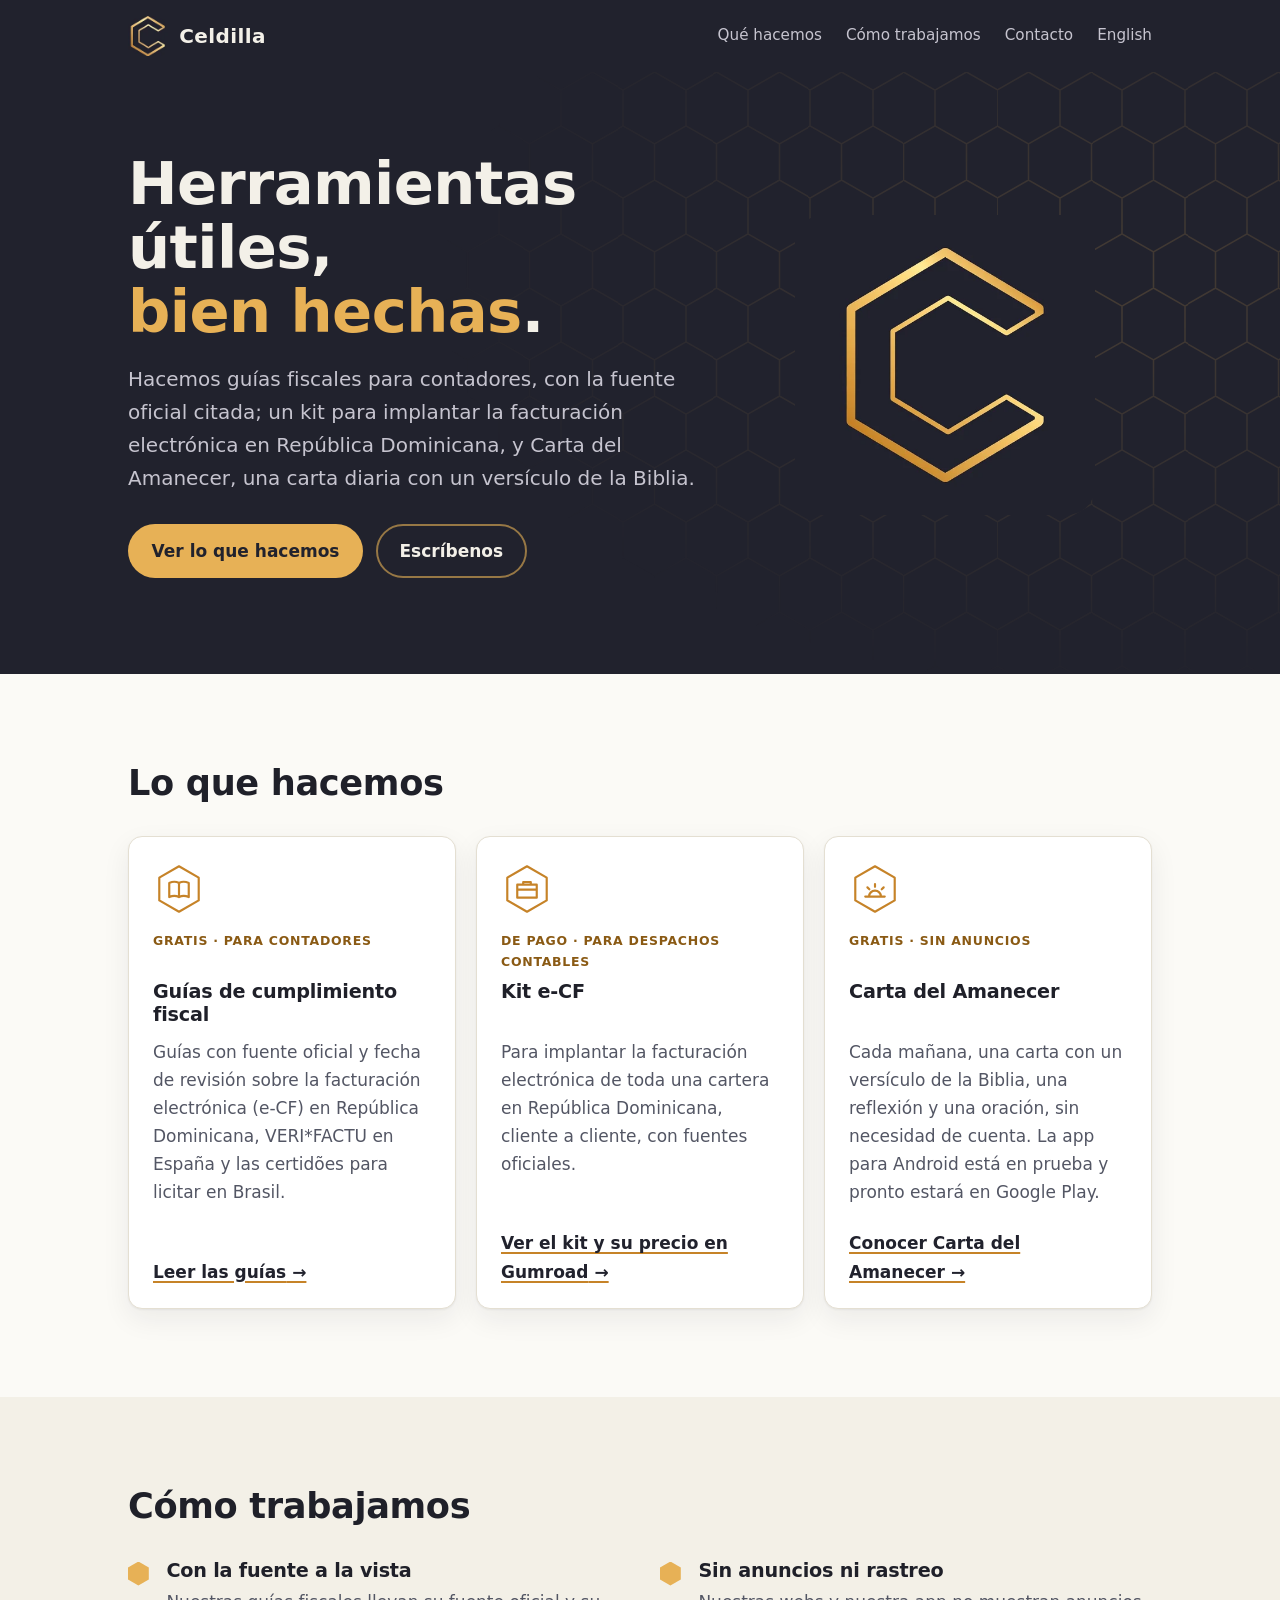
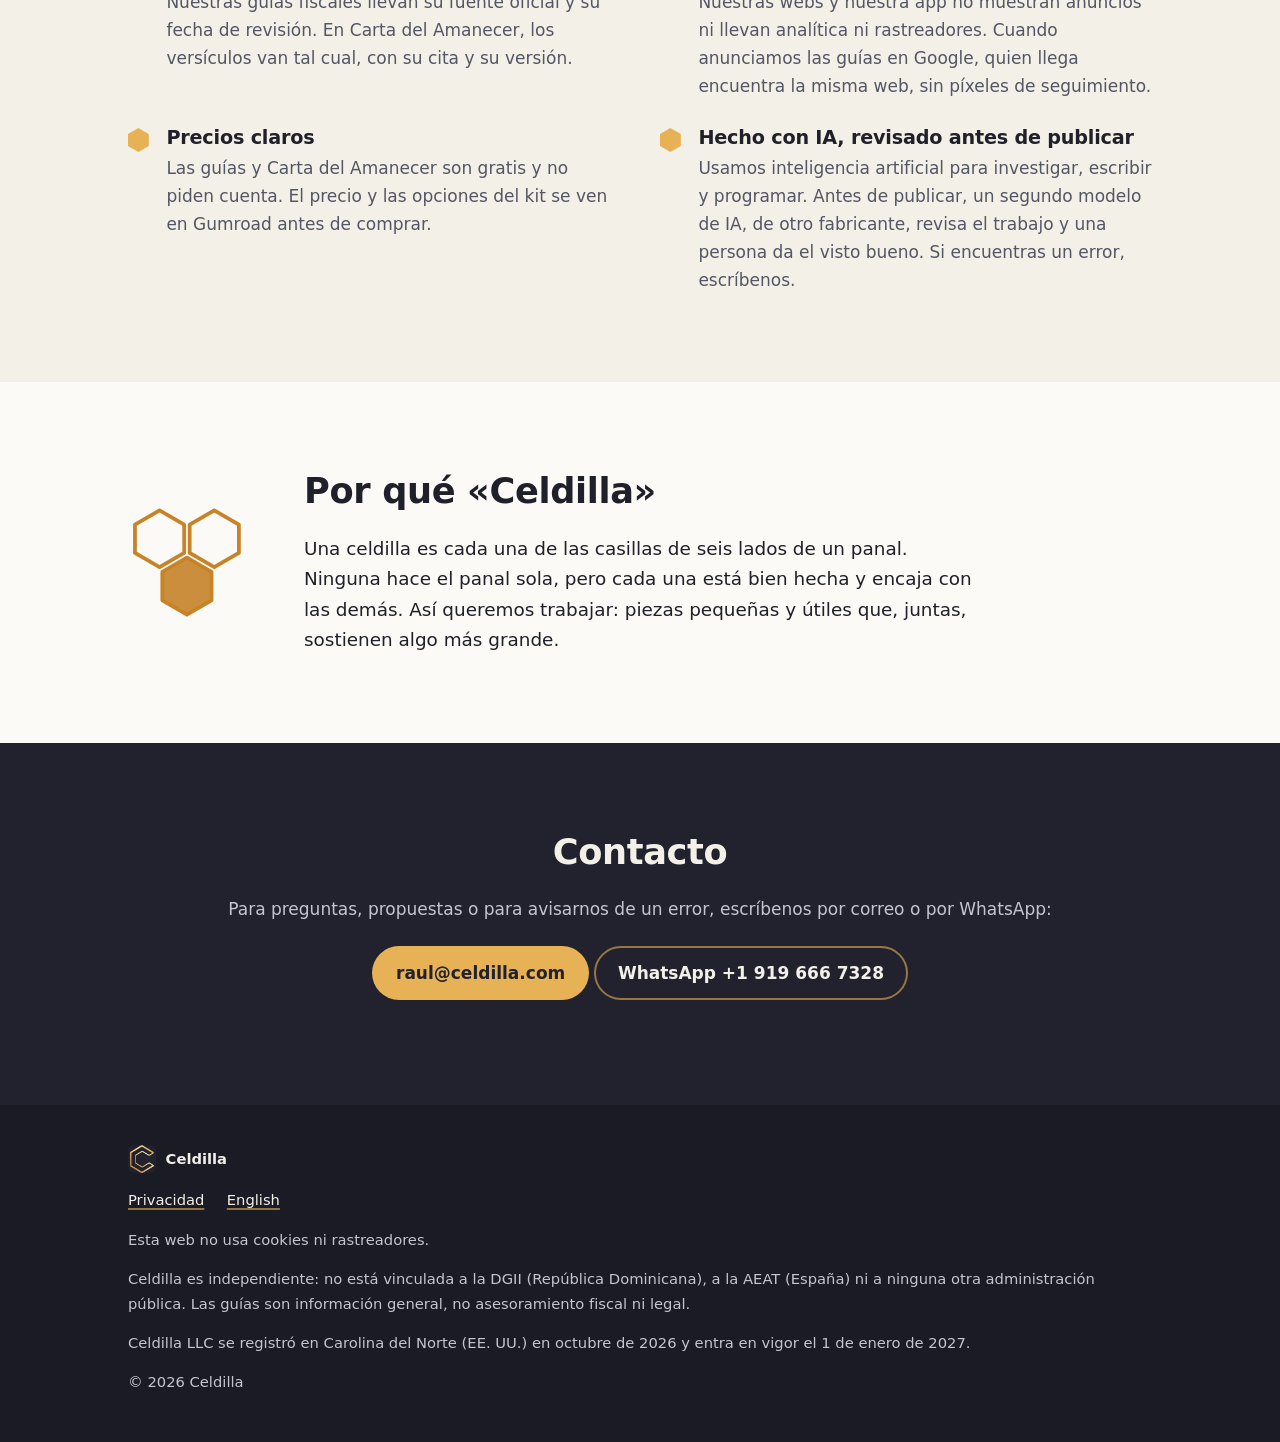
<file: index.html>
<!doctype html>
<html lang="es">
<head>
  <meta charset="utf-8">
  <meta name="viewport" content="width=device-width, initial-scale=1">
  <meta http-equiv="Content-Security-Policy" content="default-src 'self'; script-src 'none'; style-src 'self'; img-src 'self'; font-src 'self'; object-src 'none'; base-uri 'self'; form-action 'none'; upgrade-insecure-requests">
  <meta name="referrer" content="strict-origin-when-cross-origin">
  <meta name="color-scheme" content="light dark">
  <meta name="theme-color" content="#21222d">
  <title>Celdilla · Herramientas útiles, bien hechas</title>
  <meta name="description" content="Celdilla hace guías fiscales con fuente oficial para contadores, el kit e-CF para despachos de República Dominicana y Carta del Amanecer.">
  <link rel="canonical" href="https://celdilla.com/">
  <link rel="alternate" hreflang="es" href="https://celdilla.com/">
  <link rel="alternate" hreflang="en" href="https://celdilla.com/en/">
  <link rel="alternate" hreflang="x-default" href="https://celdilla.com/">
  <link rel="icon" href="/favicon.ico" sizes="any">
  <link rel="apple-touch-icon" href="/img/icono-180.png">
  <link rel="stylesheet" href="/estilos.css">
  <meta property="og:type" content="website">
  <meta property="og:site_name" content="Celdilla">
  <meta property="og:locale" content="es_LA">
  <meta property="og:locale:alternate" content="en_US">
  <meta property="og:url" content="https://celdilla.com/">
  <meta property="og:title" content="Celdilla · Herramientas útiles, bien hechas">
  <meta property="og:description" content="Guías fiscales con fuente oficial para contadores, el kit e-CF para despachos de República Dominicana y Carta del Amanecer.">
  <meta property="og:image" content="https://celdilla.com/img/compartir-es.png">
  <meta property="og:image:width" content="1200">
  <meta property="og:image:height" content="630">
  <meta property="og:image:alt" content="El logotipo de Celdilla, una C dorada de seis lados, con el lema «Herramientas útiles, bien hechas».">
  <meta name="twitter:card" content="summary_large_image">
  <script type="application/ld+json">
  {
    "@context": "https://schema.org",
    "@graph": [
      {
        "@type": "Organization",
        "@id": "https://celdilla.com/#organizacion",
        "name": "Celdilla",
        "url": "https://celdilla.com/",
        "logo": "https://celdilla.com/img/logo-512.png",
        "email": "raul@celdilla.com",
        "telephone": "+1-919-666-7328"
      },
      {
        "@type": "WebSite",
        "@id": "https://celdilla.com/#web",
        "url": "https://celdilla.com/",
        "name": "Celdilla",
        "inLanguage": ["es", "en"],
        "publisher": { "@id": "https://celdilla.com/#organizacion" }
      }
    ]
  }
  </script>
</head>
<body>
  <a class="saltar" href="#contenido">Saltar al contenido</a>

  <header class="cabecera">
    <div class="ancho cabecera__fila">
      <a class="marca" href="/"><img src="/img/logo-pequeno.webp" alt="" width="40" height="40"><span>Celdilla</span></a>
      <nav aria-label="Principal">
        <ul>
          <li class="solo-ancho"><a href="#productos">Qué hacemos</a></li>
          <li class="solo-ancho"><a href="#principios">Cómo trabajamos</a></li>
          <li class="solo-ancho"><a href="#contacto">Contacto</a></li>
          <li><a href="/en/" hreflang="en" lang="en">English</a></li>
        </ul>
      </nav>
    </div>
  </header>

  <main id="contenido">
    <section class="portada" aria-labelledby="titulo">
      <div class="ancho portada__fila">
        <div>
          <h1 id="titulo">Herramientas útiles, <em>bien hechas</em>.</h1>
          <p class="entrada">Hacemos guías fiscales para contadores, con la fuente oficial citada; un kit para implantar la facturación electrónica en República Dominicana, y Carta del Amanecer, una carta diaria con un versículo de la Biblia.</p>
          <p class="acciones">
            <a class="boton boton--oro" href="#productos">Ver lo que hacemos</a>
            <a class="boton boton--linea" href="#contacto">Escríbenos</a>
          </p>
        </div>
        <img class="portada__logo" src="/img/logo-512.webp" alt="" width="300" height="300">
      </div>
    </section>

    <section id="productos" class="seccion" aria-labelledby="productos-titulo">
      <div class="ancho">
        <h2 id="productos-titulo">Lo que hacemos</h2>
        <ul class="tarjetas">
          <li class="tarjeta">
            <svg class="tarjeta__icono" viewBox="0 0 48 48" aria-hidden="true" focusable="false" fill="none" stroke="currentColor" stroke-width="2" stroke-linecap="round" stroke-linejoin="round"><path d="M24 3 42.2 13.5v21L24 45 5.8 34.5v-21Z"/><path d="M15 18.5c3.2-1.6 6.2-1.6 9 0v13c-2.8-1.6-5.8-1.6-9 0Zm18 0c-3.2-1.6-6.2-1.6-9 0v13c2.8-1.6 5.8-1.6 9 0Z"/></svg>
            <p class="etiqueta">Gratis · Para contadores</p>
            <h3>Guías de cumplimiento fiscal</h3>
            <p>Guías con fuente oficial y fecha de revisión sobre la facturación electrónica (e-CF) en República Dominicana, VERI*FACTU en España y las <span lang="pt-BR">certidões</span> para licitar en Brasil.</p>
            <a class="tarjeta__enlace" href="https://guias.celdilla.com/">Leer las guías<span aria-hidden="true">&nbsp;→</span></a>
          </li>
          <li class="tarjeta">
            <svg class="tarjeta__icono" viewBox="0 0 48 48" aria-hidden="true" focusable="false" fill="none" stroke="currentColor" stroke-width="2" stroke-linecap="round" stroke-linejoin="round"><path d="M24 3 42.2 13.5v21L24 45 5.8 34.5v-21Z"/><path d="M15 20h18v12H15Zm0 4.5h18m-12.5-4.5v-2.5h7V20"/></svg>
            <p class="etiqueta">De pago · Para despachos contables</p>
            <h3>Kit e-CF</h3>
            <p>Para implantar la facturación electrónica de toda una cartera en República Dominicana, cliente a cliente, con fuentes oficiales.</p>
            <a class="tarjeta__enlace" href="https://ramirezral.gumroad.com/l/kit-ecf-rd">Ver el kit y su precio en Gumroad<span aria-hidden="true">&nbsp;→</span></a>
          </li>
          <li class="tarjeta">
            <svg class="tarjeta__icono" viewBox="0 0 48 48" aria-hidden="true" focusable="false" fill="none" stroke="currentColor" stroke-width="2" stroke-linecap="round" stroke-linejoin="round"><path d="M24 3 42.2 13.5v21L24 45 5.8 34.5v-21Z"/><path d="M15 31h18m-14.5 0a5.5 5.5 0 0 1 11 0M24 19.5V22m-7 .5 1.8 1.8m13.2-1.8-1.8 1.8"/></svg>
            <p class="etiqueta">Gratis · Sin anuncios</p>
            <h3>Carta del Amanecer</h3>
            <p>Cada mañana, una carta con un versículo de la Biblia, una reflexión y una oración, sin necesidad de cuenta. La app para Android está en prueba y pronto estará en Google Play.</p>
            <a class="tarjeta__enlace" href="https://carta.celdilla.com/">Conocer Carta del Amanecer<span aria-hidden="true">&nbsp;→</span></a>
          </li>
        </ul>
      </div>
    </section>

    <section id="principios" class="seccion seccion--suave" aria-labelledby="principios-titulo">
      <div class="ancho">
        <h2 id="principios-titulo">Cómo trabajamos</h2>
        <ul class="principios">
          <li>
            <h3>Con la fuente a la vista</h3>
            <p>Nuestras guías fiscales llevan su fuente oficial y su fecha de revisión. En Carta del Amanecer, los versículos van tal cual, con su cita y su versión.</p>
          </li>
          <li>
            <h3>Sin anuncios ni rastreo</h3>
            <p>Nuestras webs y nuestra app no muestran anuncios ni llevan analítica ni rastreadores. Cuando anunciamos las guías en Google, quien llega encuentra la misma web, sin píxeles de seguimiento.</p>
          </li>
          <li>
            <h3>Precios claros</h3>
            <p>Las guías y Carta del Amanecer son gratis y no piden cuenta. El precio y las opciones del kit se ven en Gumroad antes de comprar.</p>
          </li>
          <li>
            <h3>Hecho con IA, revisado antes de publicar</h3>
            <p>Usamos inteligencia artificial para investigar, escribir y programar. Antes de publicar, un segundo modelo de IA, de otro fabricante, revisa el trabajo y una persona da el visto bueno. Si encuentras un error, escríbenos.</p>
          </li>
        </ul>
      </div>
    </section>

    <section id="nombre" class="seccion" aria-labelledby="nombre-titulo">
      <div class="ancho nombre">
        <svg viewBox="10 3 76 74" aria-hidden="true" focusable="false" fill="none" stroke="currentColor" stroke-width="2.4" stroke-linejoin="round"><path d="M30 7 45.59 16v18L30 43 14.41 34V16Z"/><path d="M64.64 7 80.23 16v18L64.64 43 49.05 34V16Z"/><path d="M47.32 37 62.91 46v18L47.32 73 31.73 64V46Z" fill="currentColor" fill-opacity=".9"/></svg>
        <div>
          <h2 id="nombre-titulo">Por qué «Celdilla»</h2>
          <p>Una celdilla es cada una de las casillas de seis lados de un panal. Ninguna hace el panal sola, pero cada una está bien hecha y encaja con las demás. Así queremos trabajar: piezas pequeñas y útiles que, juntas, sostienen algo más grande.</p>
        </div>
      </div>
    </section>

    <section id="contacto" class="seccion seccion--noche" aria-labelledby="contacto-titulo">
      <div class="ancho contacto">
        <h2 id="contacto-titulo">Contacto</h2>
        <p>Para preguntas, propuestas o para avisarnos de un error, escríbenos por correo o por WhatsApp:</p>
        <p><a class="boton boton--oro" href="mailto:raul@celdilla.com">raul@celdilla.com</a> <a class="boton boton--linea" href="https://wa.me/19196667328" rel="noopener">WhatsApp +1 919 666 7328</a></p>
      </div>
    </section>
  </main>

  <footer class="pie">
    <div class="ancho">
      <p class="pie__marca"><img src="/img/logo-pequeno.webp" alt="" width="28" height="28">Celdilla</p>
      <ul>
        <li><a href="/privacidad">Privacidad</a></li>
        <li><a href="/en/" hreflang="en" lang="en">English</a></li>
      </ul>
      <p>Esta web no usa cookies ni rastreadores.</p>
      <p>Celdilla es independiente: no está vinculada a la DGII (República Dominicana), a la AEAT (España) ni a ninguna otra administración pública. Las guías son información general, no asesoramiento fiscal ni legal.</p>
      <p>Celdilla LLC se registró en Carolina del Norte (EE. UU.) en octubre de 2026 y entra en vigor el 1 de enero de 2027.</p>
      <p>© 2026 Celdilla</p>
    </div>
  </footer>
</body>
</html>
</file>
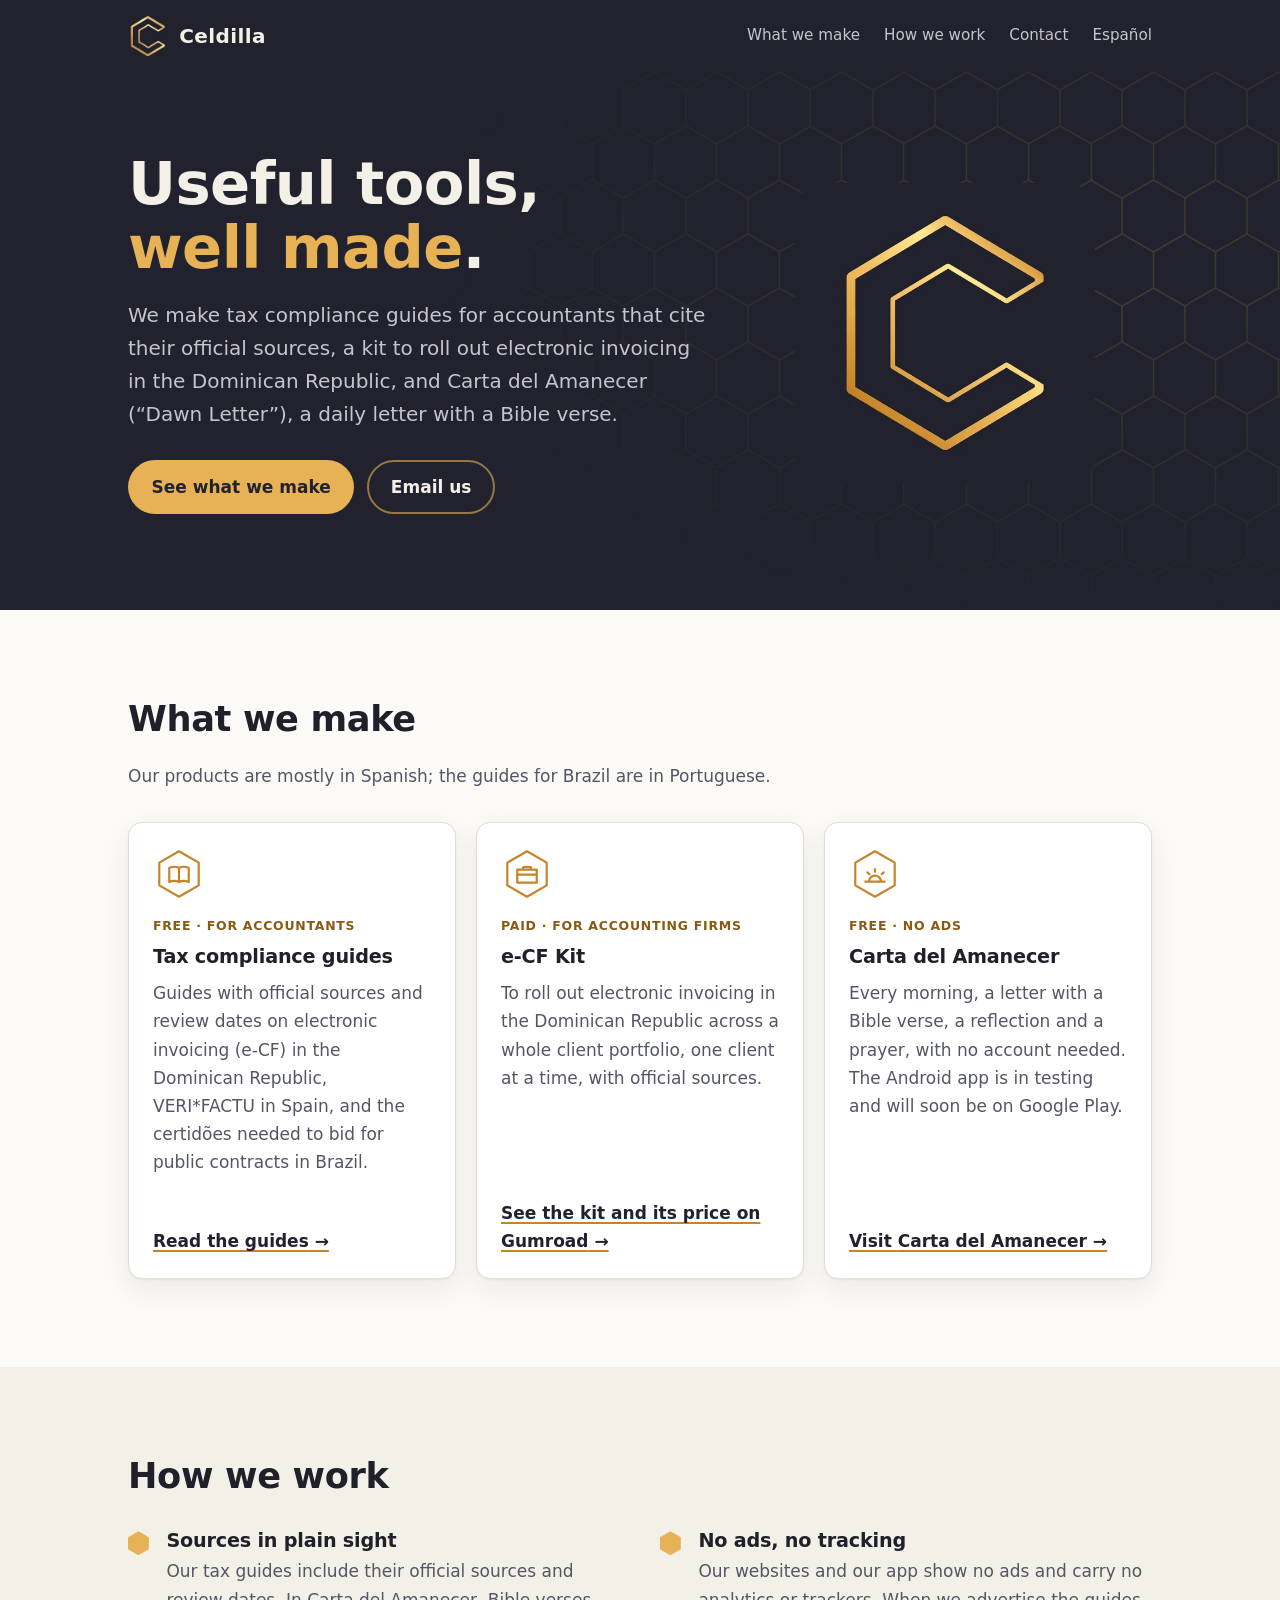
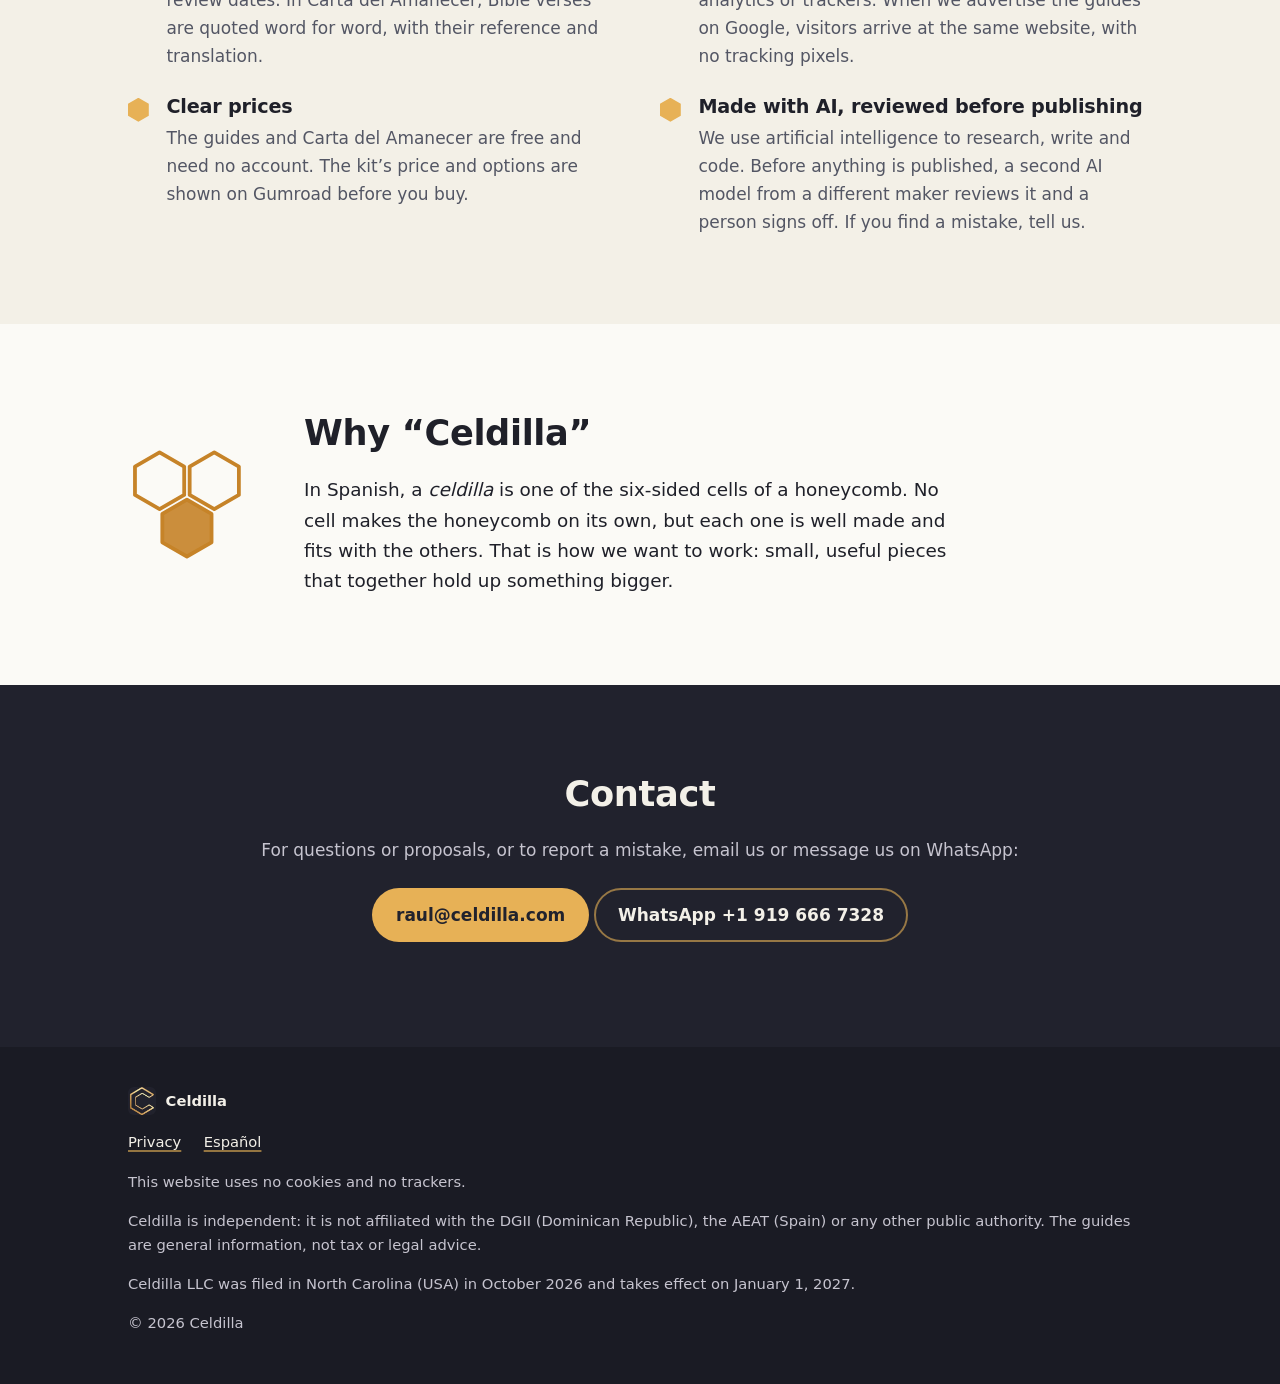
<file: en/index.html>
<!doctype html>
<html lang="en">
<head>
  <meta charset="utf-8">
  <meta name="viewport" content="width=device-width, initial-scale=1">
  <meta http-equiv="Content-Security-Policy" content="default-src 'self'; script-src 'none'; style-src 'self'; img-src 'self'; font-src 'self'; object-src 'none'; base-uri 'self'; form-action 'none'; upgrade-insecure-requests">
  <meta name="referrer" content="strict-origin-when-cross-origin">
  <meta name="color-scheme" content="light dark">
  <meta name="theme-color" content="#21222d">
  <title>Celdilla · Useful tools, well made</title>
  <meta name="description" content="Celdilla makes tax guides with official sources for accountants, the e-CF kit for Dominican accounting firms, and Carta del Amanecer.">
  <link rel="canonical" href="https://celdilla.com/en/">
  <link rel="alternate" hreflang="es" href="https://celdilla.com/">
  <link rel="alternate" hreflang="en" href="https://celdilla.com/en/">
  <link rel="alternate" hreflang="x-default" href="https://celdilla.com/">
  <link rel="icon" href="/favicon.ico" sizes="any">
  <link rel="apple-touch-icon" href="/img/icono-180.png">
  <link rel="stylesheet" href="/estilos.css">
  <meta property="og:type" content="website">
  <meta property="og:site_name" content="Celdilla">
  <meta property="og:locale" content="en_US">
  <meta property="og:locale:alternate" content="es_LA">
  <meta property="og:url" content="https://celdilla.com/en/">
  <meta property="og:title" content="Celdilla · Useful tools, well made">
  <meta property="og:description" content="Tax guides with official sources for accountants, the e-CF kit for Dominican accounting firms, and Carta del Amanecer.">
  <meta property="og:image" content="https://celdilla.com/img/compartir-en.png">
  <meta property="og:image:width" content="1200">
  <meta property="og:image:height" content="630">
  <meta property="og:image:alt" content="The Celdilla logo, a six-sided golden C, with the tagline “Useful tools, well made”.">
  <meta name="twitter:card" content="summary_large_image">
  <script type="application/ld+json">
  {
    "@context": "https://schema.org",
    "@graph": [
      {
        "@type": "Organization",
        "@id": "https://celdilla.com/#organizacion",
        "name": "Celdilla",
        "url": "https://celdilla.com/",
        "logo": "https://celdilla.com/img/logo-512.png",
        "email": "raul@celdilla.com",
        "telephone": "+1-919-666-7328"
      },
      {
        "@type": "WebSite",
        "@id": "https://celdilla.com/#web",
        "url": "https://celdilla.com/",
        "name": "Celdilla",
        "inLanguage": ["es", "en"],
        "publisher": { "@id": "https://celdilla.com/#organizacion" }
      },
      {
        "@type": "WebPage",
        "@id": "https://celdilla.com/en/#pagina",
        "url": "https://celdilla.com/en/",
        "name": "Celdilla · Useful tools, well made",
        "inLanguage": "en",
        "isPartOf": { "@id": "https://celdilla.com/#web" },
        "about": { "@id": "https://celdilla.com/#organizacion" }
      }
    ]
  }
  </script>
</head>
<body>
  <a class="saltar" href="#contenido">Skip to content</a>

  <header class="cabecera">
    <div class="ancho cabecera__fila">
      <a class="marca" href="/en/"><img src="/img/logo-pequeno.webp" alt="" width="40" height="40"><span>Celdilla</span></a>
      <nav aria-label="Main">
        <ul>
          <li class="solo-ancho"><a href="#productos">What we make</a></li>
          <li class="solo-ancho"><a href="#principios">How we work</a></li>
          <li class="solo-ancho"><a href="#contacto">Contact</a></li>
          <li><a href="/" hreflang="es" lang="es">Español</a></li>
        </ul>
      </nav>
    </div>
  </header>

  <main id="contenido">
    <section class="portada" aria-labelledby="titulo">
      <div class="ancho portada__fila">
        <div>
          <h1 id="titulo">Useful tools, <em>well made</em>.</h1>
          <p class="entrada">We make tax compliance guides for accountants that cite their official sources, a kit to roll out electronic invoicing in the Dominican Republic, and <span lang="es">Carta del Amanecer</span> (“Dawn Letter”), a daily letter with a Bible verse.</p>
          <p class="acciones">
            <a class="boton boton--oro" href="#productos">See what we make</a>
            <a class="boton boton--linea" href="#contacto">Email us</a>
          </p>
        </div>
        <img class="portada__logo" src="/img/logo-512.webp" alt="" width="300" height="300">
      </div>
    </section>

    <section id="productos" class="seccion" aria-labelledby="productos-titulo">
      <div class="ancho">
        <h2 id="productos-titulo">What we make</h2>
        <p class="intro">Our products are mostly in Spanish; the guides for Brazil are in Portuguese.</p>
        <ul class="tarjetas">
          <li class="tarjeta">
            <svg class="tarjeta__icono" viewBox="0 0 48 48" aria-hidden="true" focusable="false" fill="none" stroke="currentColor" stroke-width="2" stroke-linecap="round" stroke-linejoin="round"><path d="M24 3 42.2 13.5v21L24 45 5.8 34.5v-21Z"/><path d="M15 18.5c3.2-1.6 6.2-1.6 9 0v13c-2.8-1.6-5.8-1.6-9 0Zm18 0c-3.2-1.6-6.2-1.6-9 0v13c2.8-1.6 5.8-1.6 9 0Z"/></svg>
            <p class="etiqueta">Free · For accountants</p>
            <h3>Tax compliance guides</h3>
            <p>Guides with official sources and review dates on electronic invoicing (e-CF) in the Dominican Republic, VERI*FACTU in Spain, and the <span lang="pt-BR">certidões</span> needed to bid for public contracts in Brazil.</p>
            <a class="tarjeta__enlace" href="https://guias.celdilla.com/">Read the guides<span aria-hidden="true">&nbsp;→</span></a>
          </li>
          <li class="tarjeta">
            <svg class="tarjeta__icono" viewBox="0 0 48 48" aria-hidden="true" focusable="false" fill="none" stroke="currentColor" stroke-width="2" stroke-linecap="round" stroke-linejoin="round"><path d="M24 3 42.2 13.5v21L24 45 5.8 34.5v-21Z"/><path d="M15 20h18v12H15Zm0 4.5h18m-12.5-4.5v-2.5h7V20"/></svg>
            <p class="etiqueta">Paid · For accounting firms</p>
            <h3>e-CF Kit</h3>
            <p>To roll out electronic invoicing in the Dominican Republic across a whole client portfolio, one client at a time, with official sources.</p>
            <a class="tarjeta__enlace" href="https://ramirezral.gumroad.com/l/kit-ecf-rd">See the kit and its price on Gumroad<span aria-hidden="true">&nbsp;→</span></a>
          </li>
          <li class="tarjeta">
            <svg class="tarjeta__icono" viewBox="0 0 48 48" aria-hidden="true" focusable="false" fill="none" stroke="currentColor" stroke-width="2" stroke-linecap="round" stroke-linejoin="round"><path d="M24 3 42.2 13.5v21L24 45 5.8 34.5v-21Z"/><path d="M15 31h18m-14.5 0a5.5 5.5 0 0 1 11 0M24 19.5V22m-7 .5 1.8 1.8m13.2-1.8-1.8 1.8"/></svg>
            <p class="etiqueta">Free · No ads</p>
            <h3 lang="es">Carta del Amanecer</h3>
            <p>Every morning, a letter with a Bible verse, a reflection and a prayer, with no account needed. The Android app is in testing and will soon be on Google Play.</p>
            <a class="tarjeta__enlace" href="https://carta.celdilla.com/">Visit <span lang="es">Carta del Amanecer</span><span aria-hidden="true">&nbsp;→</span></a>
          </li>
        </ul>
      </div>
    </section>

    <section id="principios" class="seccion seccion--suave" aria-labelledby="principios-titulo">
      <div class="ancho">
        <h2 id="principios-titulo">How we work</h2>
        <ul class="principios">
          <li>
            <h3>Sources in plain sight</h3>
            <p>Our tax guides include their official sources and review dates. In <span lang="es">Carta del Amanecer</span>, Bible verses are quoted word for word, with their reference and translation.</p>
          </li>
          <li>
            <h3>No ads, no tracking</h3>
            <p>Our websites and our app show no ads and carry no analytics or trackers. When we advertise the guides on Google, visitors arrive at the same website, with no tracking pixels.</p>
          </li>
          <li>
            <h3>Clear prices</h3>
            <p>The guides and <span lang="es">Carta del Amanecer</span> are free and need no account. The kit’s price and options are shown on Gumroad before you buy.</p>
          </li>
          <li>
            <h3>Made with AI, reviewed before publishing</h3>
            <p>We use artificial intelligence to research, write and code. Before anything is published, a second AI model from a different maker reviews it and a person signs off. If you find a mistake, tell us.</p>
          </li>
        </ul>
      </div>
    </section>

    <section id="nombre" class="seccion" aria-labelledby="nombre-titulo">
      <div class="ancho nombre">
        <svg viewBox="10 3 76 74" aria-hidden="true" focusable="false" fill="none" stroke="currentColor" stroke-width="2.4" stroke-linejoin="round"><path d="M30 7 45.59 16v18L30 43 14.41 34V16Z"/><path d="M64.64 7 80.23 16v18L64.64 43 49.05 34V16Z"/><path d="M47.32 37 62.91 46v18L47.32 73 31.73 64V46Z" fill="currentColor" fill-opacity=".9"/></svg>
        <div>
          <h2 id="nombre-titulo">Why “Celdilla”</h2>
          <p>In Spanish, a <i lang="es">celdilla</i> is one of the six-sided cells of a honeycomb. No cell makes the honeycomb on its own, but each one is well made and fits with the others. That is how we want to work: small, useful pieces that together hold up something bigger.</p>
        </div>
      </div>
    </section>

    <section id="contacto" class="seccion seccion--noche" aria-labelledby="contacto-titulo">
      <div class="ancho contacto">
        <h2 id="contacto-titulo">Contact</h2>
        <p>For questions or proposals, or to report a mistake, email us or message us on WhatsApp:</p>
        <p><a class="boton boton--oro" href="mailto:raul@celdilla.com">raul@celdilla.com</a> <a class="boton boton--linea" href="https://wa.me/19196667328" rel="noopener">WhatsApp +1 919 666 7328</a></p>
      </div>
    </section>
  </main>

  <footer class="pie">
    <div class="ancho">
      <p class="pie__marca"><img src="/img/logo-pequeno.webp" alt="" width="28" height="28">Celdilla</p>
      <ul>
        <li><a href="/en/privacy">Privacy</a></li>
        <li><a href="/" hreflang="es" lang="es">Español</a></li>
      </ul>
      <p>This website uses no cookies and no trackers.</p>
      <p>Celdilla is independent: it is not affiliated with the DGII (Dominican Republic), the AEAT (Spain) or any other public authority. The guides are general information, not tax or legal advice.</p>
      <p>Celdilla LLC was filed in North Carolina (USA) in October 2026 and takes effect on January 1, 2027.</p>
      <p>© 2026 Celdilla</p>
    </div>
  </footer>
</body>
</html>
</file>
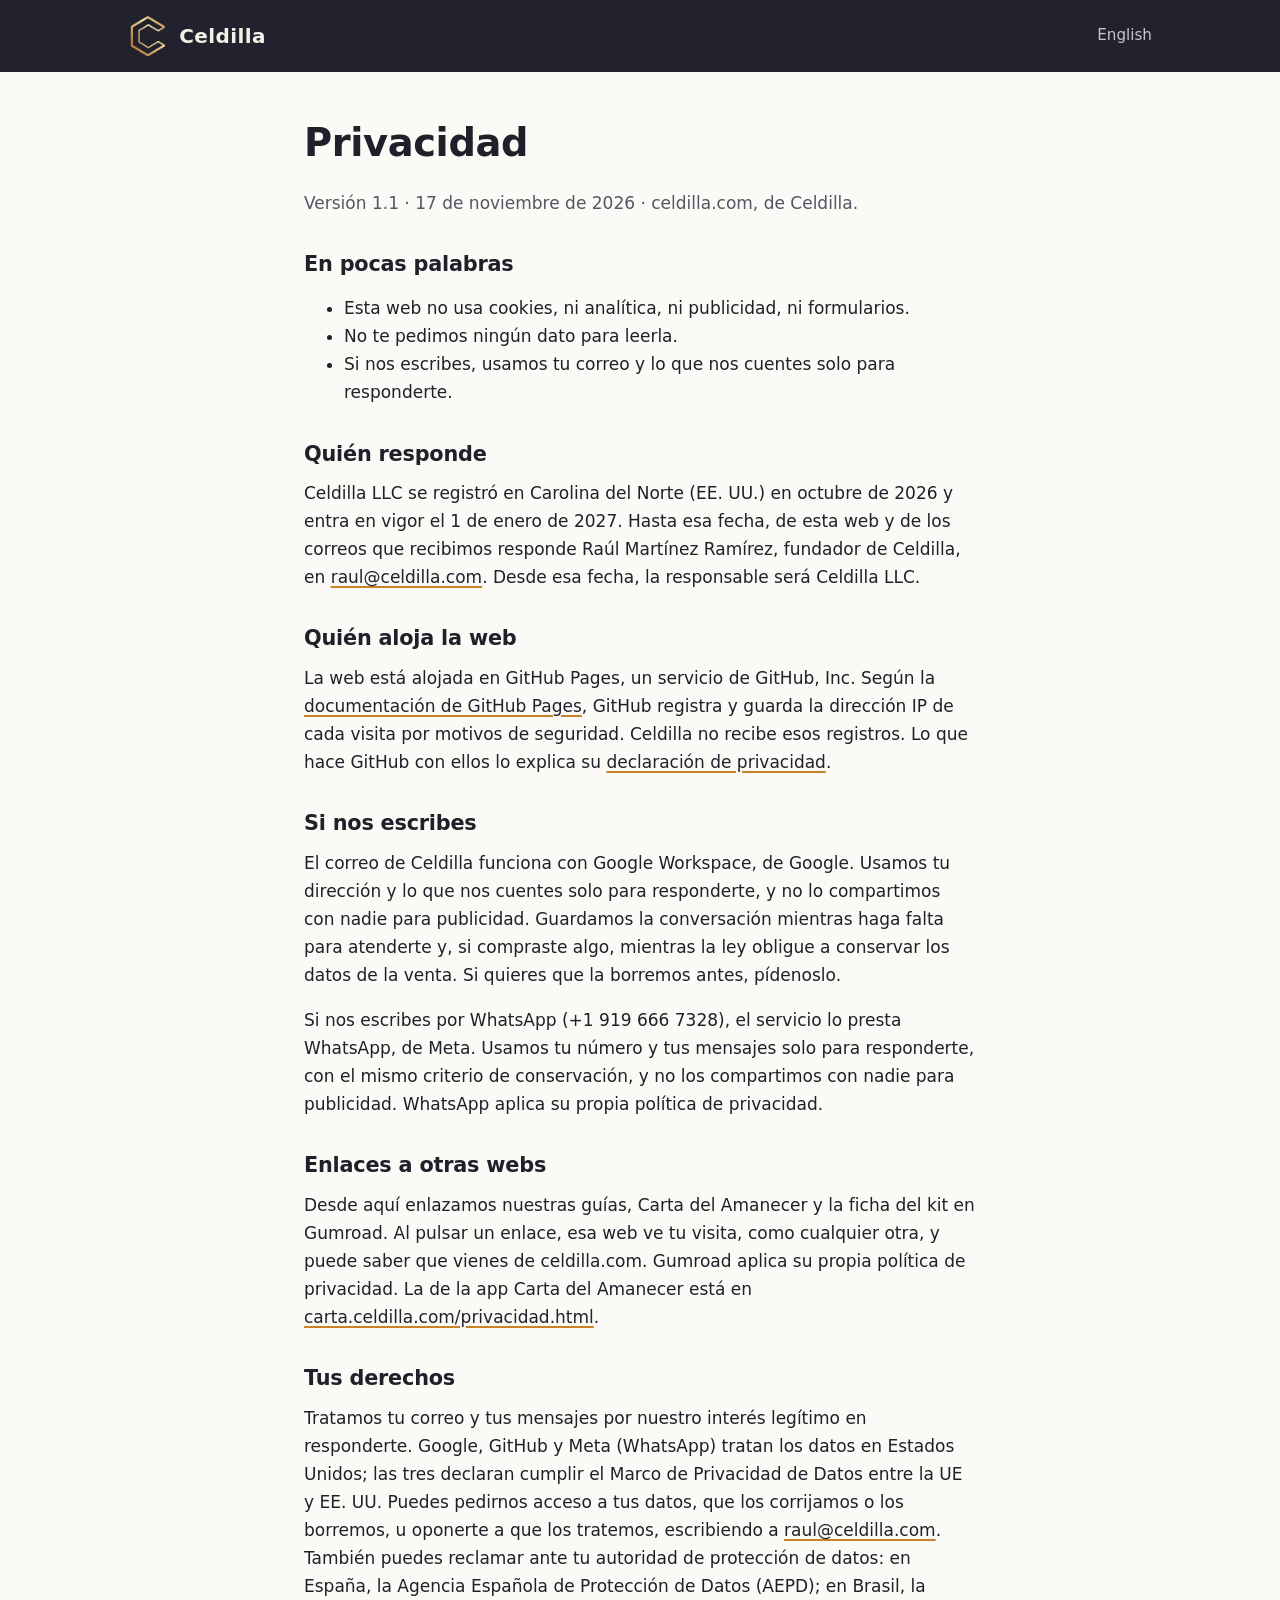
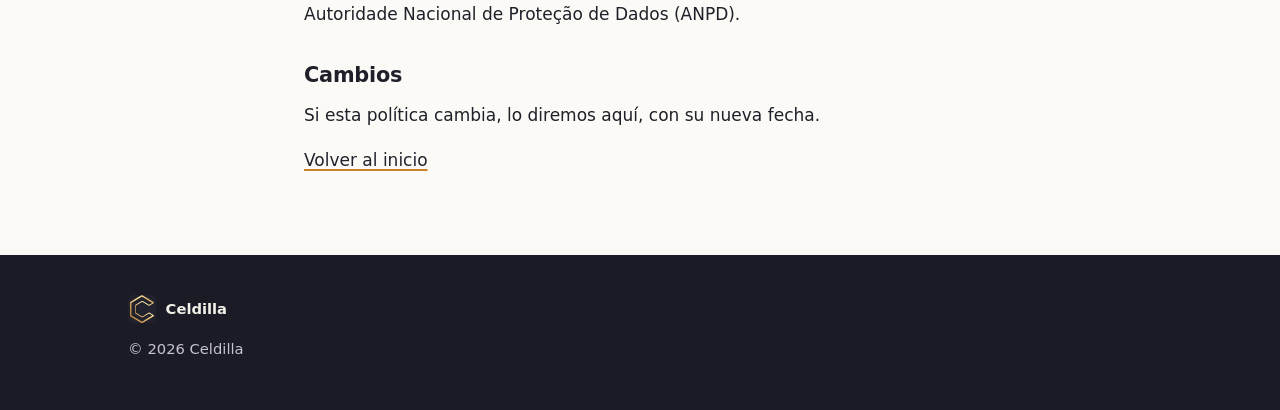
<file: privacidad.html>
<!doctype html>
<html lang="es">
<head>
  <meta charset="utf-8">
  <meta name="viewport" content="width=device-width, initial-scale=1">
  <meta http-equiv="Content-Security-Policy" content="default-src 'self'; script-src 'none'; style-src 'self'; img-src 'self'; font-src 'self'; object-src 'none'; base-uri 'self'; form-action 'none'; upgrade-insecure-requests">
  <meta name="referrer" content="strict-origin-when-cross-origin">
  <meta name="color-scheme" content="light dark">
  <meta name="theme-color" content="#21222d">
  <title>Privacidad · Celdilla</title>
  <meta name="description" content="Qué datos trata celdilla.com: ninguna cookie, analítica ni formulario; solo los registros de seguridad del alojamiento y el correo si nos escribes.">
  <link rel="canonical" href="https://celdilla.com/privacidad">
  <link rel="alternate" hreflang="es" href="https://celdilla.com/privacidad">
  <link rel="alternate" hreflang="en" href="https://celdilla.com/en/privacy">
  <link rel="icon" href="/favicon.ico" sizes="any">
  <link rel="apple-touch-icon" href="/img/icono-180.png">
  <link rel="stylesheet" href="/estilos.css">
</head>
<body>
  <a class="saltar" href="#contenido">Saltar al contenido</a>

  <header class="cabecera">
    <div class="ancho cabecera__fila">
      <a class="marca" href="/"><img src="/img/logo-pequeno.webp" alt="" width="40" height="40"><span>Celdilla</span></a>
      <nav aria-label="Principal">
        <ul>
          <li><a href="/en/privacy" hreflang="en" lang="en">English</a></li>
        </ul>
      </nav>
    </div>
  </header>

  <main id="contenido" class="texto">
    <div class="ancho">
      <h1>Privacidad</h1>
      <p class="suave">Versión 1.1 · 17 de noviembre de 2026 · celdilla.com, de Celdilla.</p>

      <h2>En pocas palabras</h2>
      <ul>
        <li>Esta web no usa cookies, ni analítica, ni publicidad, ni formularios.</li>
        <li>No te pedimos ningún dato para leerla.</li>
        <li>Si nos escribes, usamos tu correo y lo que nos cuentes solo para responderte.</li>
      </ul>

      <h2>Quién responde</h2>
      <p>Celdilla LLC se registró en Carolina del Norte (EE. UU.) en octubre de 2026 y entra en vigor el 1 de enero de 2027. Hasta esa fecha, de esta web y de los correos que recibimos responde Raúl Martínez Ramírez, fundador de Celdilla, en <a href="mailto:raul@celdilla.com">raul@celdilla.com</a>. Desde esa fecha, la responsable será Celdilla LLC.</p>

      <h2>Quién aloja la web</h2>
      <p>La web está alojada en GitHub Pages, un servicio de GitHub, Inc. Según la <a href="https://docs.github.com/en/pages/getting-started-with-github-pages/about-github-pages#data-collection">documentación de GitHub Pages</a>, GitHub registra y guarda la dirección IP de cada visita por motivos de seguridad. Celdilla no recibe esos registros. Lo que hace GitHub con ellos lo explica su <a href="https://docs.github.com/en/site-policy/privacy-policies/github-general-privacy-statement">declaración de privacidad</a>.</p>

      <h2>Si nos escribes</h2>
      <p>El correo de Celdilla funciona con Google Workspace, de Google. Usamos tu dirección y lo que nos cuentes solo para responderte, y no lo compartimos con nadie para publicidad. Guardamos la conversación mientras haga falta para atenderte y, si compraste algo, mientras la ley obligue a conservar los datos de la venta. Si quieres que la borremos antes, pídenoslo.</p>
      <p>Si nos escribes por WhatsApp (+1 919 666 7328), el servicio lo presta WhatsApp, de Meta. Usamos tu número y tus mensajes solo para responderte, con el mismo criterio de conservación, y no los compartimos con nadie para publicidad. WhatsApp aplica su propia política de privacidad.</p>

      <h2>Enlaces a otras webs</h2>
      <p>Desde aquí enlazamos nuestras guías, Carta del Amanecer y la ficha del kit en Gumroad. Al pulsar un enlace, esa web ve tu visita, como cualquier otra, y puede saber que vienes de celdilla.com. Gumroad aplica su propia política de privacidad. La de la app Carta del Amanecer está en <a href="https://carta.celdilla.com/privacidad.html">carta.celdilla.com/privacidad.html</a>.</p>

      <h2>Tus derechos</h2>
      <p>Tratamos tu correo y tus mensajes por nuestro interés legítimo en responderte. Google, GitHub y Meta (WhatsApp) tratan los datos en Estados Unidos; las tres declaran cumplir el Marco de Privacidad de Datos entre la UE y EE. UU. Puedes pedirnos acceso a tus datos, que los corrijamos o los borremos, u oponerte a que los tratemos, escribiendo a <a href="mailto:raul@celdilla.com">raul@celdilla.com</a>. También puedes reclamar ante tu autoridad de protección de datos: en España, la Agencia Española de Protección de Datos (AEPD); en Brasil, la <span lang="pt-BR">Autoridade Nacional de Proteção de Dados</span> (ANPD).</p>

      <h2>Cambios</h2>
      <p>Si esta política cambia, lo diremos aquí, con su nueva fecha.</p>

      <p><a href="/">Volver al inicio</a></p>
    </div>
  </main>

  <footer class="pie">
    <div class="ancho">
      <p class="pie__marca"><img src="/img/logo-pequeno.webp" alt="" width="28" height="28">Celdilla</p>
      <p>© 2026 Celdilla</p>
    </div>
  </footer>
</body>
</html>
</file>
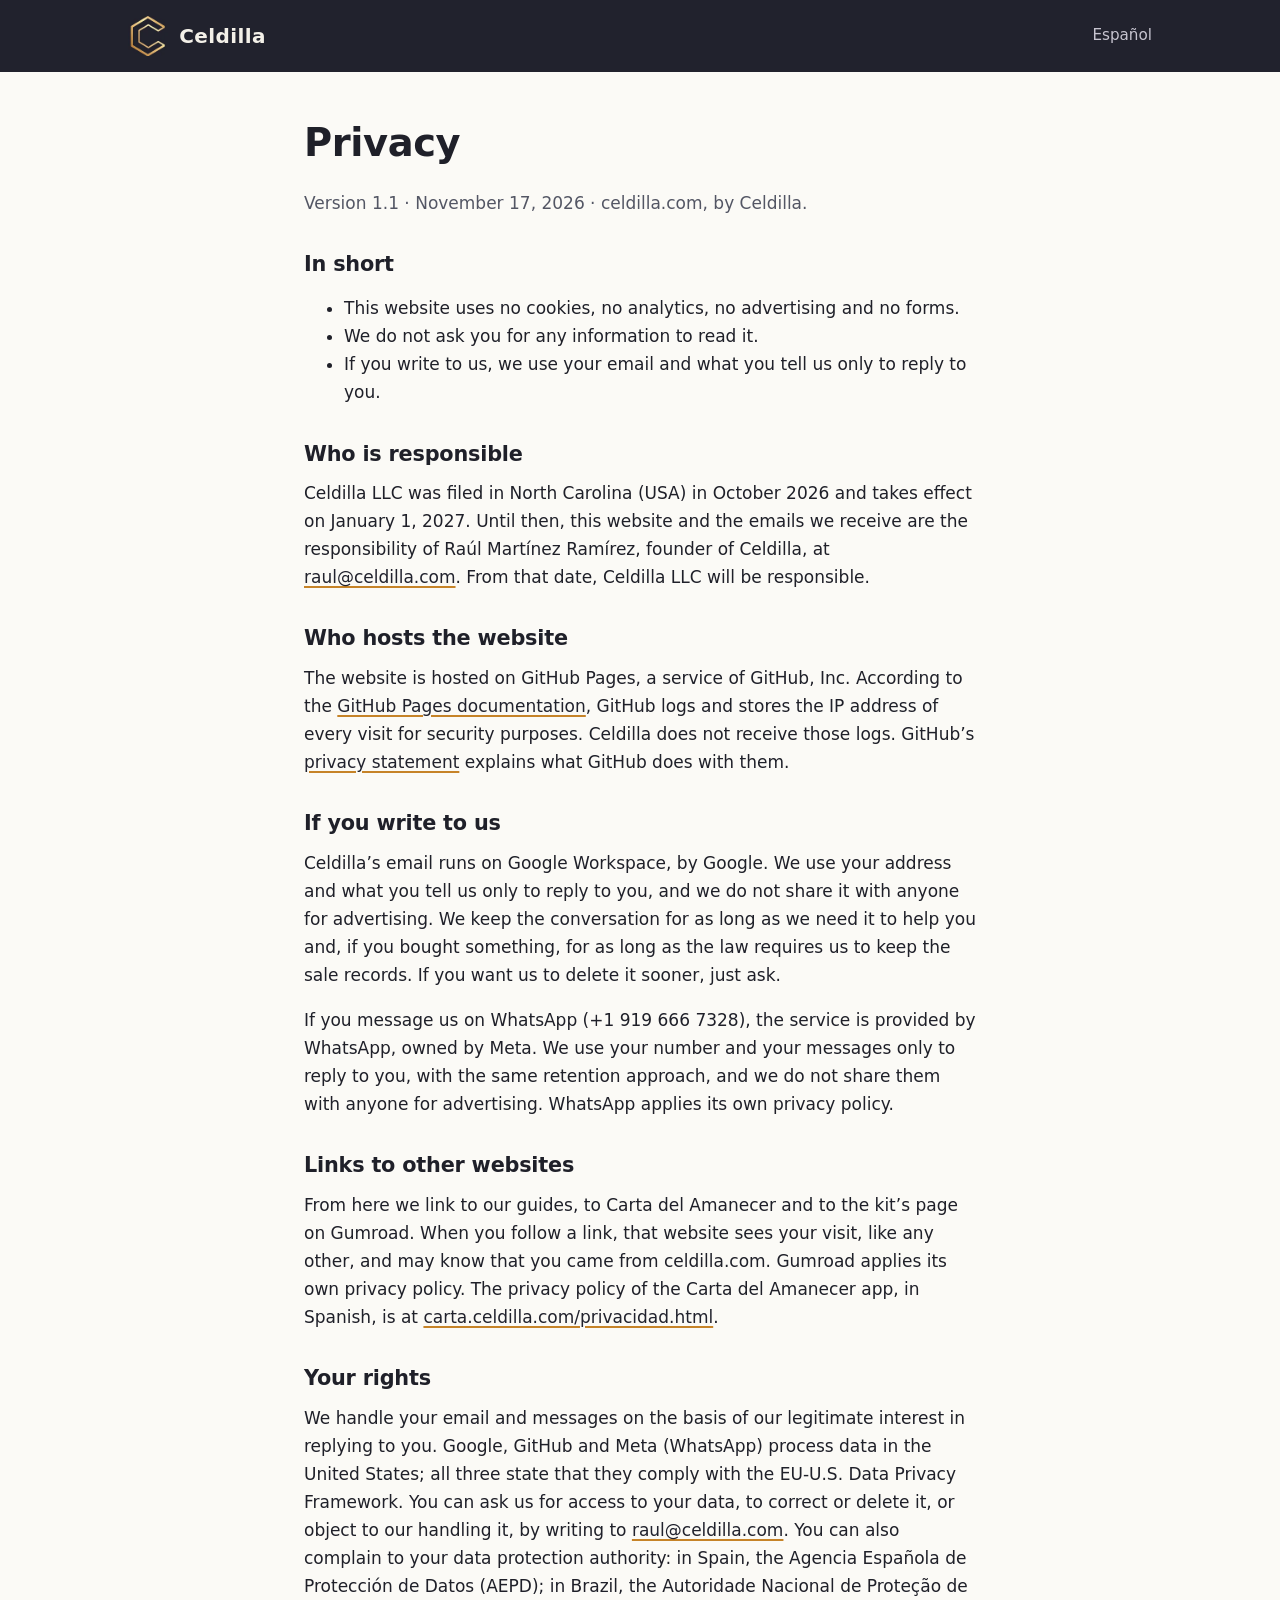
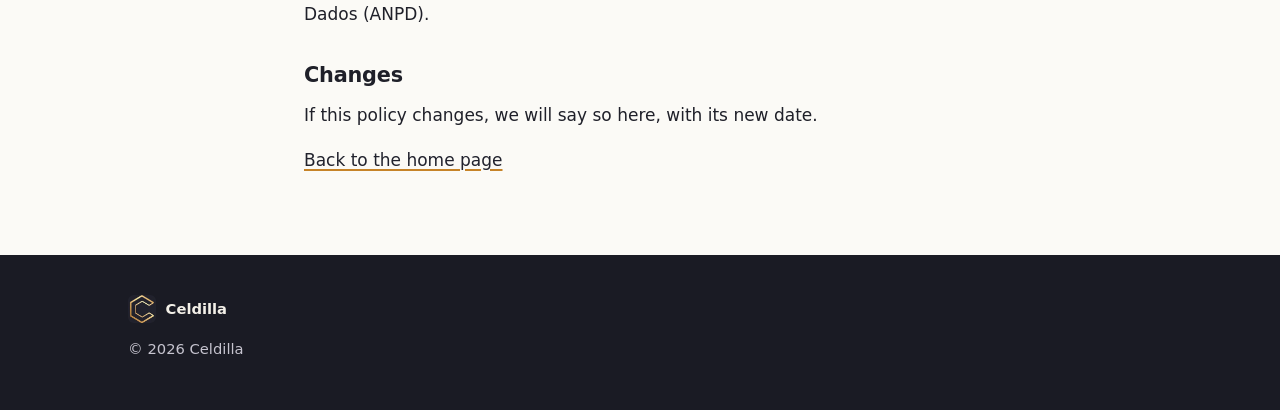
<file: en/privacy.html>
<!doctype html>
<html lang="en">
<head>
  <meta charset="utf-8">
  <meta name="viewport" content="width=device-width, initial-scale=1">
  <meta http-equiv="Content-Security-Policy" content="default-src 'self'; script-src 'none'; style-src 'self'; img-src 'self'; font-src 'self'; object-src 'none'; base-uri 'self'; form-action 'none'; upgrade-insecure-requests">
  <meta name="referrer" content="strict-origin-when-cross-origin">
  <meta name="color-scheme" content="light dark">
  <meta name="theme-color" content="#21222d">
  <title>Privacy · Celdilla</title>
  <meta name="description" content="What data celdilla.com handles: no cookies, analytics or forms; only the host’s security logs, and your email if you write to us.">
  <link rel="canonical" href="https://celdilla.com/en/privacy">
  <link rel="alternate" hreflang="es" href="https://celdilla.com/privacidad">
  <link rel="alternate" hreflang="en" href="https://celdilla.com/en/privacy">
  <link rel="icon" href="/favicon.ico" sizes="any">
  <link rel="apple-touch-icon" href="/img/icono-180.png">
  <link rel="stylesheet" href="/estilos.css">
</head>
<body>
  <a class="saltar" href="#contenido">Skip to content</a>

  <header class="cabecera">
    <div class="ancho cabecera__fila">
      <a class="marca" href="/en/"><img src="/img/logo-pequeno.webp" alt="" width="40" height="40"><span>Celdilla</span></a>
      <nav aria-label="Main">
        <ul>
          <li><a href="/privacidad" hreflang="es" lang="es">Español</a></li>
        </ul>
      </nav>
    </div>
  </header>

  <main id="contenido" class="texto">
    <div class="ancho">
      <h1>Privacy</h1>
      <p class="suave">Version 1.1 · November 17, 2026 · celdilla.com, by Celdilla.</p>

      <h2>In short</h2>
      <ul>
        <li>This website uses no cookies, no analytics, no advertising and no forms.</li>
        <li>We do not ask you for any information to read it.</li>
        <li>If you write to us, we use your email and what you tell us only to reply to you.</li>
      </ul>

      <h2>Who is responsible</h2>
      <p>Celdilla LLC was filed in North Carolina (USA) in October 2026 and takes effect on January 1, 2027. Until then, this website and the emails we receive are the responsibility of Raúl Martínez Ramírez, founder of Celdilla, at <a href="mailto:raul@celdilla.com">raul@celdilla.com</a>. From that date, Celdilla LLC will be responsible.</p>

      <h2>Who hosts the website</h2>
      <p>The website is hosted on GitHub Pages, a service of GitHub, Inc. According to the <a href="https://docs.github.com/en/pages/getting-started-with-github-pages/about-github-pages#data-collection">GitHub Pages documentation</a>, GitHub logs and stores the IP address of every visit for security purposes. Celdilla does not receive those logs. GitHub’s <a href="https://docs.github.com/en/site-policy/privacy-policies/github-general-privacy-statement">privacy statement</a> explains what GitHub does with them.</p>

      <h2>If you write to us</h2>
      <p>Celdilla’s email runs on Google Workspace, by Google. We use your address and what you tell us only to reply to you, and we do not share it with anyone for advertising. We keep the conversation for as long as we need it to help you and, if you bought something, for as long as the law requires us to keep the sale records. If you want us to delete it sooner, just ask.</p>
      <p>If you message us on WhatsApp (+1 919 666 7328), the service is provided by WhatsApp, owned by Meta. We use your number and your messages only to reply to you, with the same retention approach, and we do not share them with anyone for advertising. WhatsApp applies its own privacy policy.</p>

      <h2>Links to other websites</h2>
      <p>From here we link to our guides, to <span lang="es">Carta del Amanecer</span> and to the kit’s page on Gumroad. When you follow a link, that website sees your visit, like any other, and may know that you came from celdilla.com. Gumroad applies its own privacy policy. The privacy policy of the <span lang="es">Carta del Amanecer</span> app, in Spanish, is at <a href="https://carta.celdilla.com/privacidad.html">carta.celdilla.com/privacidad.html</a>.</p>

      <h2>Your rights</h2>
      <p>We handle your email and messages on the basis of our legitimate interest in replying to you. Google, GitHub and Meta (WhatsApp) process data in the United States; all three state that they comply with the EU-U.S. Data Privacy Framework. You can ask us for access to your data, to correct or delete it, or object to our handling it, by writing to <a href="mailto:raul@celdilla.com">raul@celdilla.com</a>. You can also complain to your data protection authority: in Spain, the <span lang="es">Agencia Española de Protección de Datos</span> (AEPD); in Brazil, the <span lang="pt-BR">Autoridade Nacional de Proteção de Dados</span> (ANPD).</p>

      <h2>Changes</h2>
      <p>If this policy changes, we will say so here, with its new date.</p>

      <p><a href="/en/">Back to the home page</a></p>
    </div>
  </main>

  <footer class="pie">
    <div class="ancho">
      <p class="pie__marca"><img src="/img/logo-pequeno.webp" alt="" width="28" height="28">Celdilla</p>
      <p>© 2026 Celdilla</p>
    </div>
  </footer>
</body>
</html>
</file>
<file: estilos.css>
/* celdilla.com. Colores del logotipo A: fondo #21222d y oro de #c68328 a #ffe893.
   Sin fuentes ni scripts externos: letra del sistema y nada que cargar de otros sitios. */
:root {
  --noche: #21222d;
  --noche-2: #1a1b24;
  --oro: #e7b156;
  --oro-claro: #ffe893;
  --oro-oscuro: #c68328;
  --sobre-noche: #f3f0e8;
  --sobre-noche-suave: #c6c4cf;
  --tinta: #1f2029;
  --suave: #535664;
  --papel: #fbfaf6;
  --papel-2: #f3f0e7;
  --tarjeta: #ffffff;
  --borde: #e4dfd2;
  --acento: #8a5a14;
  --enlace: #21222d;
  --subrayado: #c68328;
  --icono: #c68328;
  --foco: #8a5a14;
  --sombra: 0 1px 2px rgb(33 34 45 / 6%), 0 10px 28px rgb(33 34 45 / 7%);
}
@media (prefers-color-scheme: dark) {
  :root {
    --tinta: #ecebe6;
    --suave: #b0b2bd;
    --papel: #15161d;
    --papel-2: #1b1c25;
    --tarjeta: #21222d;
    --borde: #353748;
    --acento: #e7b156;
    --enlace: #ffe2a0;
    --subrayado: #e7b156;
    --icono: #e7b156;
    --foco: #e7b156;
    --sombra: none;
  }
}
/* Sobre las franjas oscuras el foco va en oro claro; sobre papel, en oro oscuro (contraste de al menos 3:1). */
.cabecera, .portada, .seccion--noche, .pie, .saltar { --foco: #e7b156; }

*, *::before, *::after { box-sizing: border-box; }
html { -webkit-text-size-adjust: 100%; text-size-adjust: 100%; }
@media (prefers-reduced-motion: no-preference) { html { scroll-behavior: smooth; } }
body {
  margin: 0;
  font: 400 1.0625rem/1.65 ui-sans-serif, system-ui, -apple-system, "Segoe UI", Roboto, "Helvetica Neue", Arial, sans-serif;
  color: var(--tinta);
  background: var(--papel);
}
a {
  color: var(--enlace);
  text-decoration-color: var(--subrayado);
  text-decoration-thickness: 2px;
  text-underline-offset: 3px;
}
a:hover { text-decoration-color: currentColor; }
:focus-visible { outline: 3px solid var(--foco); outline-offset: 3px; border-radius: 4px; }
h1, h2, h3 { line-height: 1.2; letter-spacing: -0.01em; margin: 0 0 0.6em; }
h2 { font-size: clamp(1.6rem, 1.2rem + 1.6vw, 2.2rem); }
h3 { font-size: 1.2rem; }
p { margin: 0 0 1em; }

.ancho { width: 100%; max-width: 68rem; margin: 0 auto; padding: 0 1rem; }
@media (min-width: 48rem) { .ancho { padding: 0 2rem; } }

.saltar {
  position: absolute; left: 1rem; top: -4rem; z-index: 10;
  background: var(--oro); color: var(--noche);
  padding: 0.6rem 1rem; border-radius: 8px; font-weight: 600;
}
.saltar:focus { top: 1rem; }

/* Cabecera */
.cabecera { background: var(--noche); color: var(--sobre-noche); }
.cabecera__fila { display: flex; align-items: center; justify-content: space-between; gap: 1rem; min-height: 4.5rem; }
.marca {
  display: inline-flex; align-items: center; gap: 0.7rem;
  color: var(--sobre-noche); text-decoration: none;
  font-weight: 700; font-size: 1.25rem; letter-spacing: 0.02em;
}
.marca img { width: 40px; height: 40px; border-radius: 9px; }
.cabecera ul { display: flex; gap: 1.5rem; list-style: none; margin: 0; padding: 0; }
.cabecera nav a {
  display: inline-block; padding: 0.6rem 0;
  color: var(--sobre-noche-suave); text-decoration: none; font-size: 0.95rem;
}
.cabecera nav a:hover { color: var(--oro-claro); }
@media (max-width: 47.99rem) { .solo-ancho { display: none; } }

/* Portada */
.portada {
  position: relative; isolation: isolate; overflow: hidden;
  background: var(--noche); color: var(--sobre-noche);
  padding: 3.5rem 0 4.5rem;
}
.portada::before {
  content: ""; position: absolute; inset: 0; z-index: -1;
  background: url("/img/panal.svg") 0 0 / 62.35px 108px repeat;
  -webkit-mask-image: radial-gradient(ellipse 75% 95% at 88% 35%, #000 0%, transparent 72%);
  mask-image: radial-gradient(ellipse 75% 95% at 88% 35%, #000 0%, transparent 72%);
}
.portada__fila { display: grid; gap: 2rem; align-items: center; }
@media (min-width: 52rem) {
  .portada { padding: 5rem 0 6rem; }
  .portada__fila { grid-template-columns: 1.4fr 1fr; }
}
.antetitulo {
  color: var(--oro); font-weight: 600; font-size: 0.8rem;
  letter-spacing: 0.14em; text-transform: uppercase; margin-bottom: 1rem;
}
.portada h1 { font-size: clamp(2.2rem, 1.4rem + 3.6vw, 3.7rem); line-height: 1.08; margin-bottom: 1.2rem; }
.portada h1 em { font-style: normal; color: var(--oro); white-space: nowrap; }
.entrada { font-size: clamp(1.08rem, 1rem + 0.35vw, 1.25rem); color: var(--sobre-noche-suave); max-width: 38rem; }
.acciones { display: flex; flex-wrap: wrap; gap: 0.8rem; margin: 1.8rem 0 0; }
.portada__logo { justify-self: center; width: min(300px, 70vw); height: auto; border-radius: 28px; }
@media (max-width: 51.99rem) { .portada__logo { display: none; } }

/* Botones */
.boton {
  display: inline-flex; align-items: center; justify-content: center;
  min-height: 48px; padding: 0.7rem 1.35rem; border-radius: 999px;
  border: 2px solid transparent; font-weight: 650; text-decoration: none;
}
.boton--oro { background: var(--oro); color: var(--noche); }
.boton--oro:hover { background: var(--oro-claro); }
.boton--linea { border-color: rgb(231 177 86 / 60%); color: var(--sobre-noche); }
.boton--linea:hover { border-color: var(--oro); color: var(--oro-claro); }

/* Secciones */
.seccion { padding: 4rem 0; }
@media (min-width: 48rem) { .seccion { padding: 5.5rem 0; } }
.seccion--suave { background: var(--papel-2); }
.seccion--noche { background: var(--noche); color: var(--sobre-noche); }
.intro { color: var(--suave); max-width: 42rem; }

/* Lo que hacemos */
.tarjetas { list-style: none; margin: 2rem 0 0; padding: 0; display: grid; gap: 1.25rem; }
@media (min-width: 52rem) { .tarjetas { grid-template-columns: repeat(3, 1fr); } }
.tarjeta {
  display: flex; flex-direction: column;
  background: var(--tarjeta); border: 1px solid var(--borde); border-radius: 14px;
  padding: 1.6rem 1.5rem 1.4rem; box-shadow: var(--sombra);
}
/* Con subgrid, icono, etiqueta, título, texto y enlace quedan a la misma altura en las tres tarjetas. */
@supports (grid-template-rows: subgrid) {
  .tarjeta { display: grid; grid-row: span 5; grid-template-rows: subgrid; row-gap: 0; align-content: start; }
}
.tarjeta__icono { width: 52px; height: 52px; color: var(--icono); margin-bottom: 1rem; }
.etiqueta {
  color: var(--acento); font-size: 0.78rem; font-weight: 650;
  letter-spacing: 0.06em; text-transform: uppercase; margin-bottom: 0.5rem;
}
.tarjeta p:not(.etiqueta) { color: var(--suave); }
.tarjeta__enlace { margin-top: auto; padding-top: 0.4rem; font-weight: 650; }

/* Cómo trabajamos */
.principios { list-style: none; margin: 2rem 0 0; padding: 0; display: grid; gap: 1.6rem 2.5rem; }
@media (min-width: 48rem) { .principios { grid-template-columns: repeat(2, 1fr); } }
.principios li { position: relative; padding-left: 2.4rem; }
.principios li::before {
  content: ""; position: absolute; left: 0; top: 0.15rem;
  width: 1.3rem; height: 1.5rem; background: var(--oro);
  clip-path: polygon(50% 0, 100% 25%, 100% 75%, 50% 100%, 0 75%, 0 25%);
}
.principios h3 { margin-bottom: 0.35rem; }
.principios p { color: var(--suave); margin: 0; }

/* Por qué «Celdilla» */
.nombre { display: grid; gap: 1.5rem; align-items: center; }
@media (min-width: 48rem) { .nombre { grid-template-columns: 8rem 1fr; gap: 3rem; } }
.nombre svg { width: 7.5rem; height: auto; color: var(--icono); }
.nombre p { font-size: 1.15rem; max-width: 42rem; margin: 0; }

/* Contacto */
.contacto { text-align: center; }
.contacto p { color: var(--sobre-noche-suave); }
.contacto .boton { margin-top: 0.4rem; }

/* Pie */
.pie { background: var(--noche-2); color: var(--sobre-noche-suave); font-size: 0.92rem; padding: 2.5rem 0 3rem; }
.pie a { color: var(--sobre-noche); text-decoration-color: rgb(231 177 86 / 60%); }
.pie__marca { display: flex; align-items: center; gap: 0.6rem; color: var(--sobre-noche); font-weight: 700; }
.pie__marca img { width: 28px; height: 28px; border-radius: 6px; }
.pie ul { display: flex; flex-wrap: wrap; gap: 0.4rem 1.4rem; list-style: none; margin: 0 0 1rem; padding: 0; }
.pie p:last-child { margin-bottom: 0; }

/* Páginas de texto */
.texto { padding: 3rem 0 4rem; }
.texto .ancho { max-width: 46rem; }
.texto h1 { font-size: clamp(1.8rem, 1.4rem + 1.6vw, 2.4rem); }
.texto h2 { font-size: 1.3rem; margin-top: 2.2rem; }
.suave { color: var(--suave); }

@media print {
  :root {
    --tinta: #000; --suave: #333; --papel: #fff; --papel-2: #fff; --tarjeta: #fff;
    --sobre-noche: #000; --sobre-noche-suave: #333; --enlace: #000;
    --acento: #8a5a14; --icono: #8a5a14; --subrayado: #8a5a14;
  }
  .portada h1 em { color: #000; }
  .cabecera nav, .acciones, .saltar, .portada::before { display: none; }
  .portada, .seccion--noche, .cabecera, .pie { background: none; color: #000; }
}
</file>
